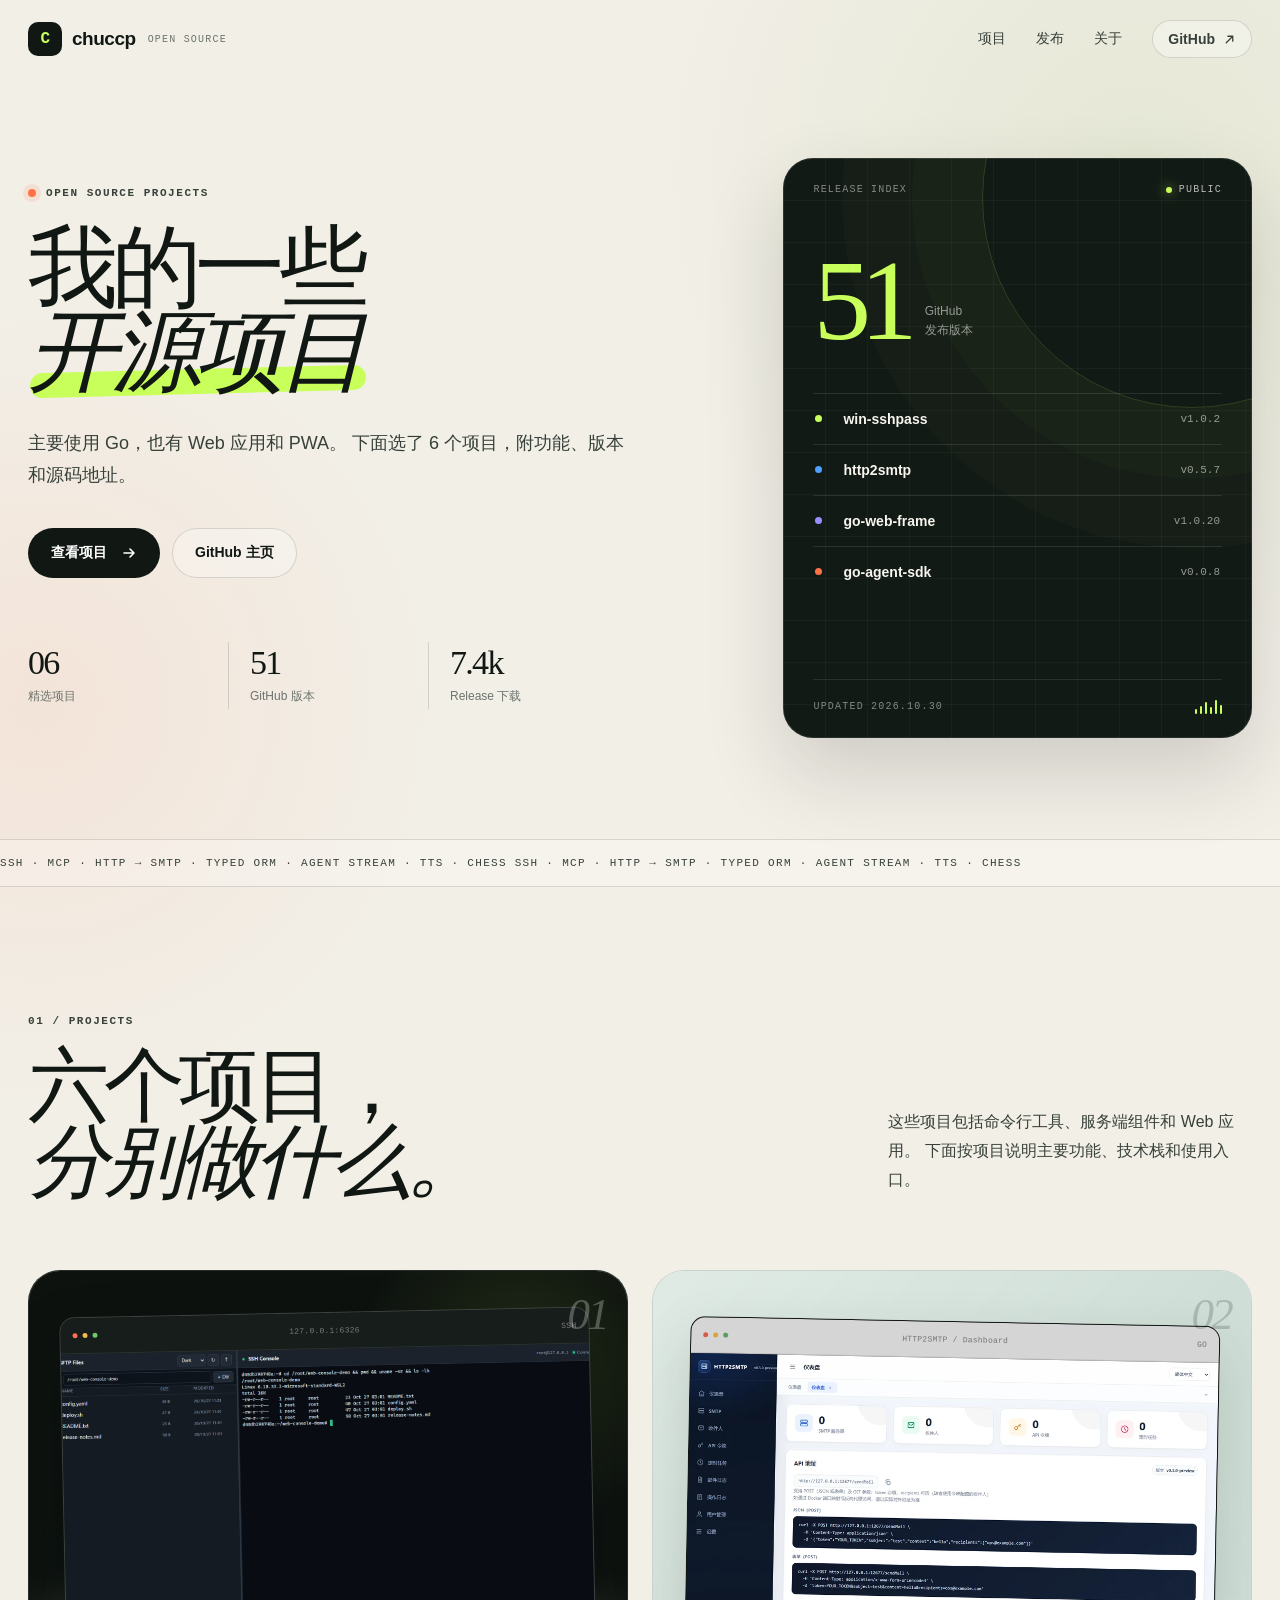
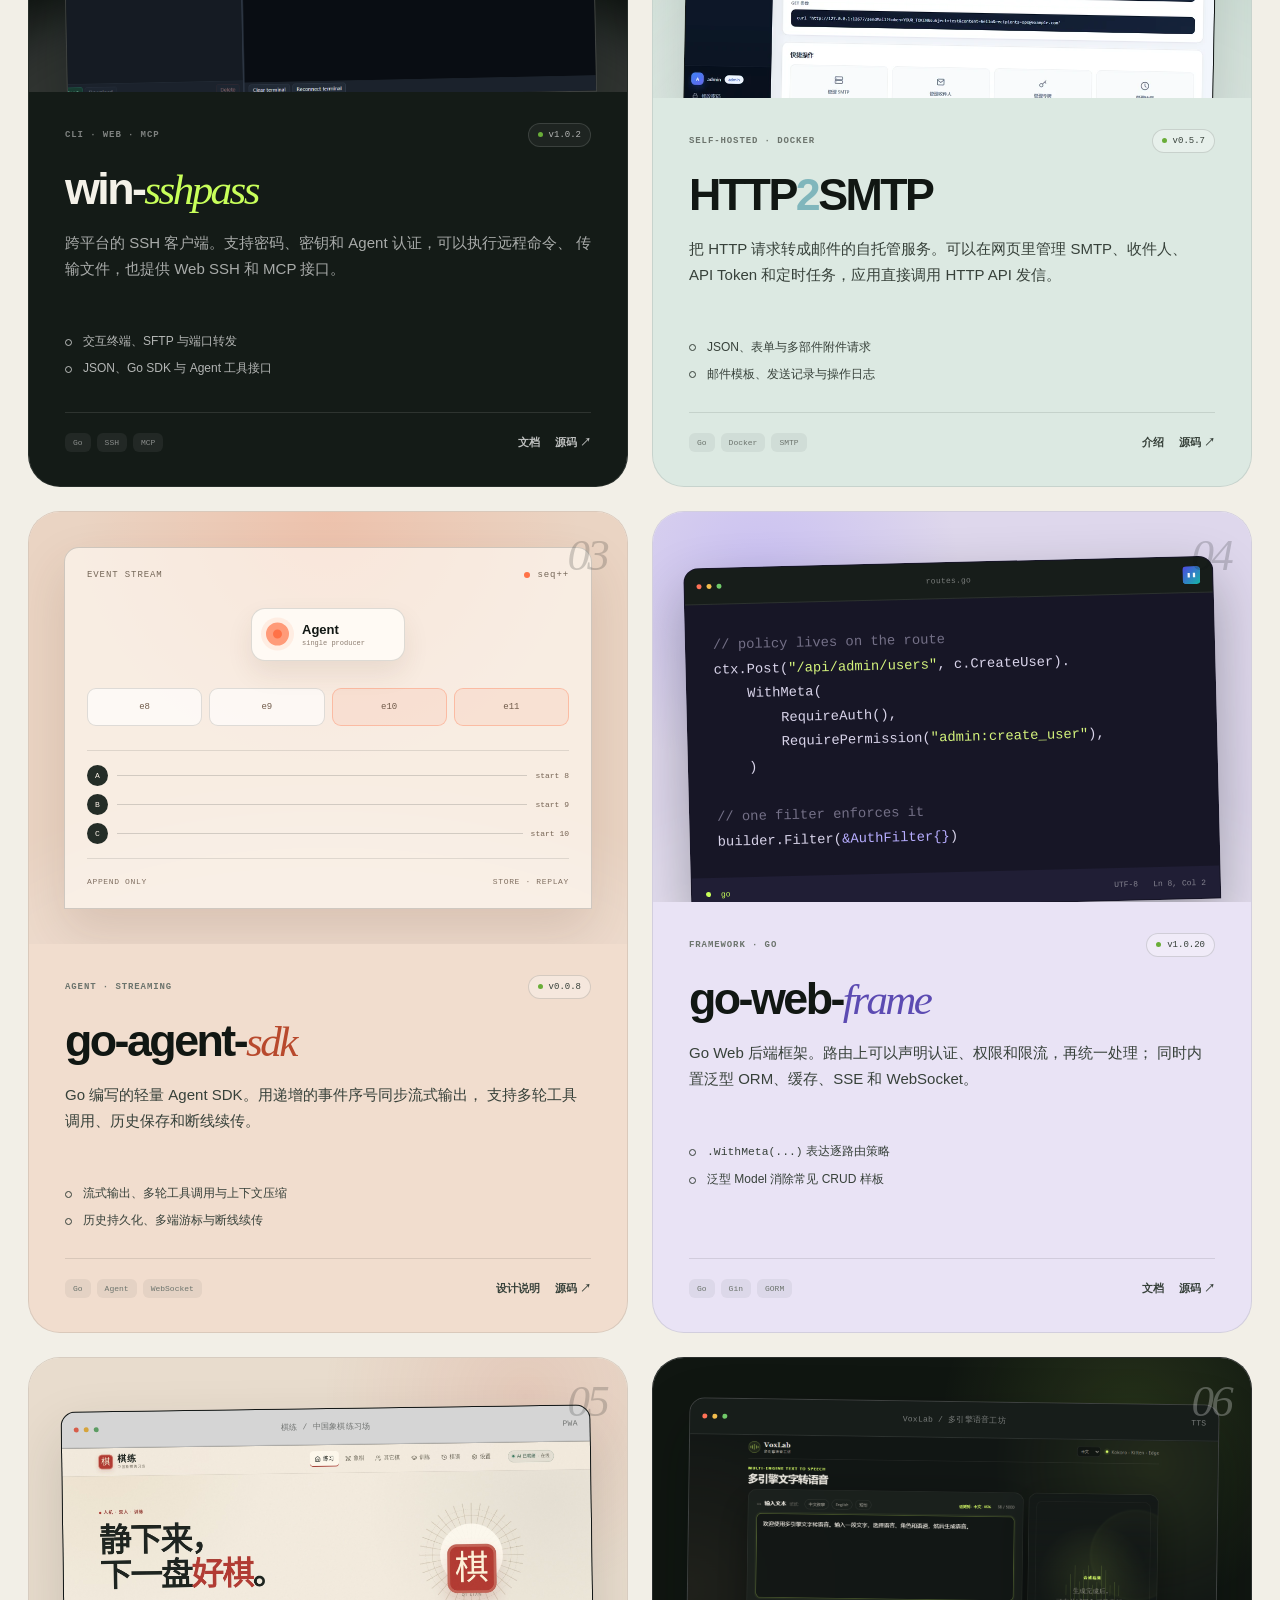
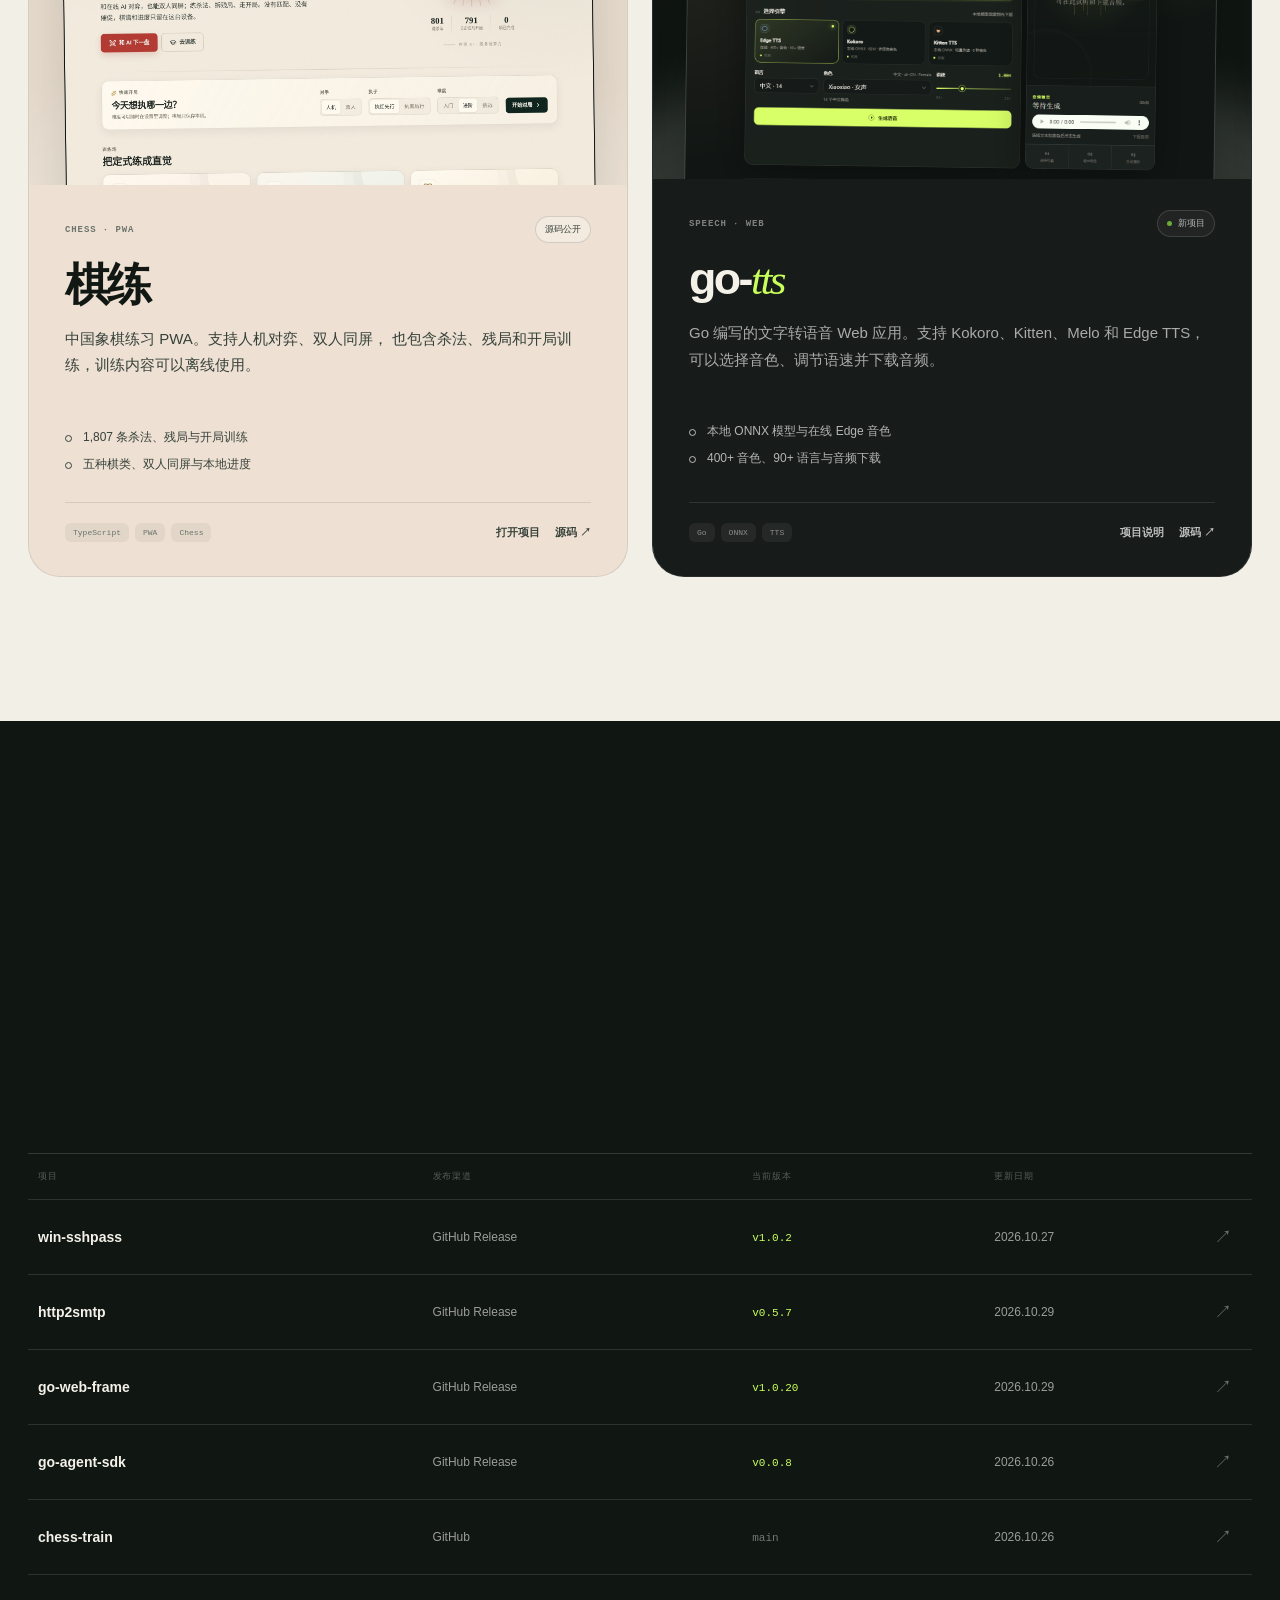
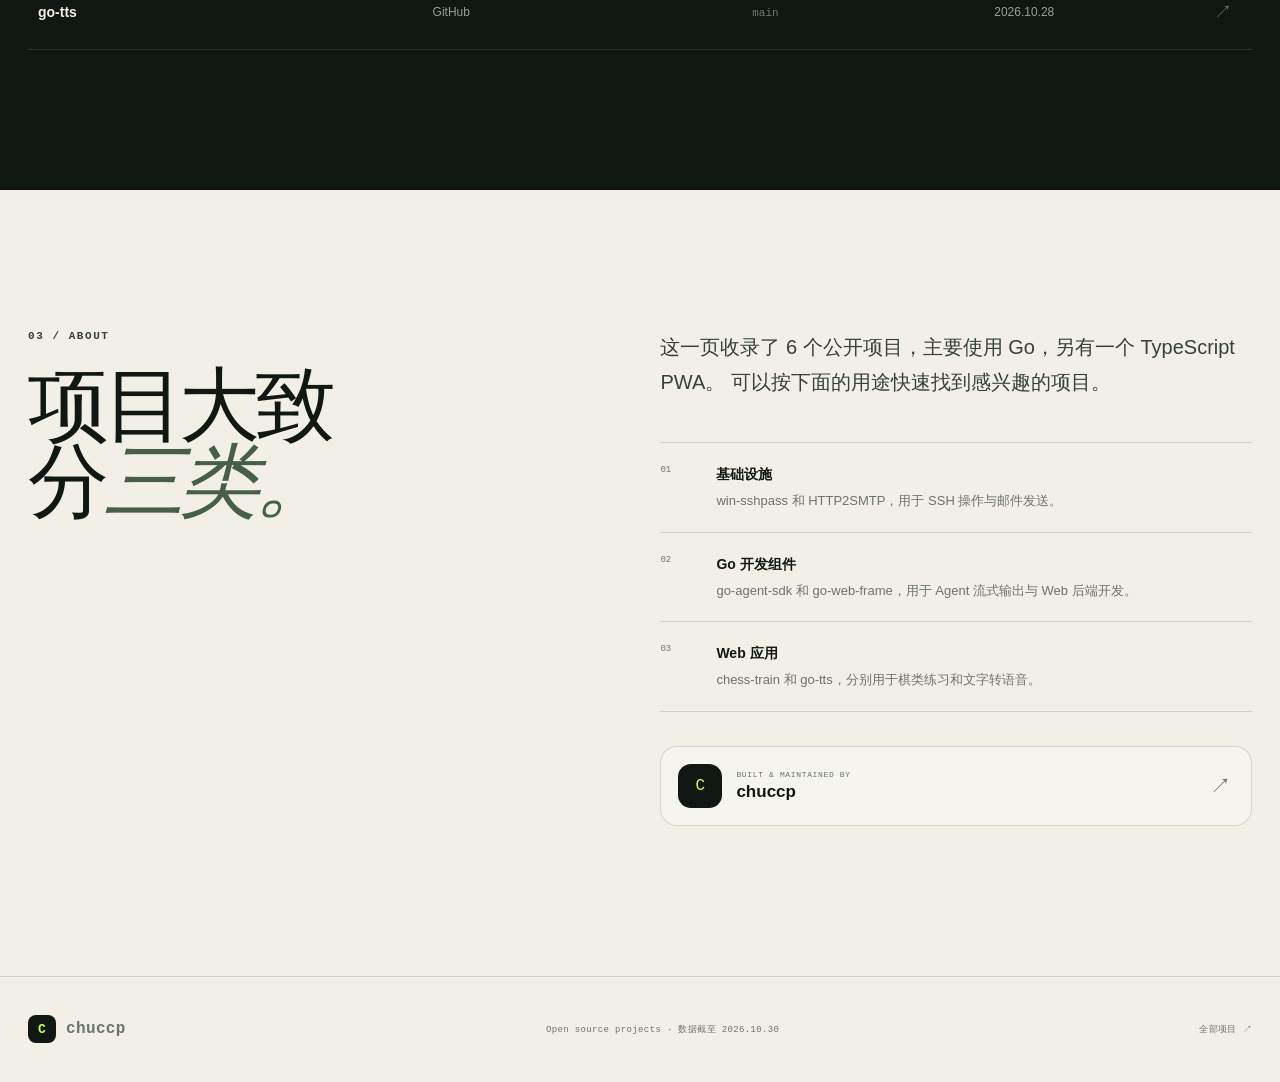
<file: index.html>
<!doctype html>
<html lang="zh-CN">
  <head>
    <meta charset="UTF-8" />
    <meta name="viewport" content="width=device-width, initial-scale=1.0" />
    <meta name="theme-color" content="#f2efe7" />
    <meta
      name="description"
      content="chuccp 的 6 个开源项目：SSH 客户端、邮件网关、Agent SDK、Go Web 框架、中国象棋 PWA 和文字转语音应用。"
    />
    <meta property="og:type" content="website" />
    <meta property="og:title" content="chuccp · 开源项目" />
    <meta
      property="og:description"
      content="chuccp 的 6 个开源项目介绍，包含功能、版本和源码入口。"
    />
    <meta property="og:url" content="https://chuccp.github.io/" />
    <meta
      property="og:image"
      content="https://chuccp.github.io/assets/win-sshpass-console.png"
    />
    <link rel="canonical" href="https://chuccp.github.io/" />
    <link rel="icon" type="image/svg+xml" href="./assets/site-mark.svg" />
    <link rel="stylesheet" href="./styles.css" />
    <title>chuccp · 开源项目</title>
  </head>
  <body>
    <a class="skip-link" href="#main">跳到主要内容</a>

    <header class="site-header" data-header>
      <div class="shell header-inner">
        <a class="brand" href="#" aria-label="返回首页">
          <span class="brand-mark" aria-hidden="true">C</span>
          <span class="brand-name">chuccp</span>
          <span class="brand-note">open source</span>
        </a>

        <nav class="main-nav" id="main-nav" aria-label="主导航">
          <a href="#projects">项目</a>
          <a href="#releases">发布</a>
          <a href="#about">关于</a>
          <a
            class="nav-github"
            href="https://github.com/chuccp"
            target="_blank"
            rel="noopener noreferrer"
          >
            GitHub
            <svg viewBox="0 0 16 16" aria-hidden="true">
              <path d="M4 12 12 4M6 4h6v6" />
            </svg>
          </a>
        </nav>

        <button
          class="menu-button"
          type="button"
          aria-expanded="false"
          aria-controls="main-nav"
          aria-label="打开导航"
          data-menu-button
        >
          <span></span>
          <span></span>
        </button>
      </div>
    </header>

    <main id="main">
      <section class="hero shell" aria-labelledby="hero-title">
        <div class="hero-copy">
          <p class="eyebrow">
            <span class="eyebrow-dot" aria-hidden="true"></span>
            Open source projects
          </p>
          <h1 id="hero-title">
            我的一些<br />
            <em>开源项目</em>
          </h1>
          <p class="hero-lead">
            主要使用 Go，也有 Web 应用和 PWA。
            下面选了 6 个项目，附功能、版本和源码地址。
          </p>
          <div class="hero-actions">
            <a class="button button-primary" href="#projects">
              查看项目
              <svg viewBox="0 0 16 16" aria-hidden="true">
                <path d="M3 8h10M9 4l4 4-4 4" />
              </svg>
            </a>
            <a
              class="button button-quiet"
              href="https://github.com/chuccp?tab=repositories"
              target="_blank"
              rel="noopener noreferrer"
            >
              GitHub 主页
            </a>
          </div>

          <dl class="hero-stats" aria-label="项目概览">
            <div>
              <dt>06</dt>
              <dd>精选项目</dd>
            </div>
            <div>
              <dt>51</dt>
              <dd>GitHub 版本</dd>
            </div>
            <div>
              <dt>7.4k</dt>
              <dd>Release 下载</dd>
            </div>
          </dl>
        </div>

        <div class="release-board" aria-label="项目版本索引">
          <div class="board-head">
            <span>RELEASE INDEX</span>
            <span class="board-status"
              ><i aria-hidden="true"></i> PUBLIC</span
            >
          </div>

          <div class="board-total">
            <span class="board-number">51</span>
            <span class="board-caption">GitHub<br />发布版本</span>
          </div>

          <ol class="board-list">
            <li>
              <span class="project-dot project-dot--lime" aria-hidden="true"></span>
              <span class="board-project">win-sshpass</span>
              <span class="board-version">v1.0.2</span>
            </li>
            <li>
              <span class="project-dot project-dot--blue" aria-hidden="true"></span>
              <span class="board-project">http2smtp</span>
              <span class="board-version">v0.5.7</span>
            </li>
            <li>
              <span class="project-dot project-dot--violet" aria-hidden="true"></span>
              <span class="board-project">go-web-frame</span>
              <span class="board-version">v1.0.20</span>
            </li>
            <li>
              <span class="project-dot project-dot--orange" aria-hidden="true"></span>
              <span class="board-project">go-agent-sdk</span>
              <span class="board-version">v0.0.8</span>
            </li>
          </ol>

          <div class="board-footer">
            <span>UPDATED 2026.10.30</span>
            <div class="signal-bars" aria-hidden="true">
              <i></i><i></i><i></i><i></i><i></i><i></i>
            </div>
          </div>
        </div>
      </section>

      <div class="ticker" aria-hidden="true">
        <div class="ticker-track">
          <span>SSH · MCP · HTTP → SMTP · TYPED ORM · AGENT STREAM · TTS · CHESS</span>
          <span>SSH · MCP · HTTP → SMTP · TYPED ORM · AGENT STREAM · TTS · CHESS</span>
        </div>
      </div>

      <section class="projects-section shell" id="projects" aria-labelledby="projects-title">
        <div class="section-heading reveal">
          <div>
            <p class="section-label">01 / PROJECTS</p>
            <h2 id="projects-title">六个项目，<br /><em>分别做什么。</em></h2>
          </div>
          <p>
            这些项目包括命令行工具、服务端组件和 Web 应用。
            下面按项目说明主要功能、技术栈和使用入口。
          </p>
        </div>

        <div class="project-grid">
          <article class="project-card project-card--dark reveal">
            <div class="project-visual project-visual--ssh">
              <div class="browser-frame">
                <div class="window-bar">
                  <div class="window-dots" aria-hidden="true">
                    <i></i><i></i><i></i>
                  </div>
                  <span>127.0.0.1:6326</span>
                  <span class="window-state">SSH</span>
                </div>
                <img
                  src="./assets/win-sshpass-console.png"
                  alt="win-sshpass 的 SFTP 文件管理与 SSH 终端界面"
                  loading="lazy"
                />
              </div>
              <span class="visual-stamp">01</span>
            </div>
            <div class="project-content">
              <div class="project-meta">
                <span>CLI · WEB · MCP</span>
                <a
                  class="version-chip"
                  href="https://github.com/chuccp/win-sshpass/releases/tag/v1.0.2"
                  target="_blank"
                  rel="noopener noreferrer"
                  ><i aria-hidden="true"></i> v1.0.2</a
                >
              </div>
              <h3>win-<em>sshpass</em></h3>
              <p>
                跨平台的 SSH 客户端。支持密码、密钥和 Agent 认证，可以执行远程命令、
                传输文件，也提供 Web SSH 和 MCP 接口。
              </p>
              <ul class="feature-list">
                <li>交互终端、SFTP 与端口转发</li>
                <li>JSON、Go SDK 与 Agent 工具接口</li>
              </ul>
              <div class="project-footer">
                <div class="tag-list">
                  <span>Go</span><span>SSH</span><span>MCP</span>
                </div>
                <div class="project-links">
                  <a
                    href="https://chuccp.github.io/win-sshpass/zh/"
                    target="_blank"
                    rel="noopener noreferrer"
                    >文档</a
                  >
                  <a
                    href="https://github.com/chuccp/win-sshpass"
                    target="_blank"
                    rel="noopener noreferrer"
                    >源码 <span aria-hidden="true">↗</span></a
                  >
                </div>
              </div>
            </div>
          </article>

          <article class="project-card project-card--mint reveal">
            <div class="project-visual project-visual--mail">
              <div class="browser-frame">
                <div class="window-bar">
                  <div class="window-dots" aria-hidden="true">
                    <i></i><i></i><i></i>
                  </div>
                  <span>HTTP2SMTP / Dashboard</span>
                  <span class="window-state">Go</span>
                </div>
                <img
                  src="./assets/http2smtp-dashboard.webp"
                  alt="HTTP2SMTP 管理后台仪表盘"
                  loading="lazy"
                />
              </div>
              <span class="visual-stamp">02</span>
            </div>
            <div class="project-content">
              <div class="project-meta">
                <span>SELF-HOSTED · DOCKER</span>
                <a
                  class="version-chip"
                  href="https://github.com/chuccp/http2smtp/releases/tag/v0.5.7"
                  target="_blank"
                  rel="noopener noreferrer"
                  ><i aria-hidden="true"></i> v0.5.7</a
                >
              </div>
              <h3>HTTP<span>2</span>SMTP</h3>
              <p>
                把 HTTP 请求转成邮件的自托管服务。可以在网页里管理 SMTP、收件人、
                API Token 和定时任务，应用直接调用 HTTP API 发信。
              </p>
              <ul class="feature-list">
                <li>JSON、表单与多部件附件请求</li>
                <li>邮件模板、发送记录与操作日志</li>
              </ul>
              <div class="project-footer">
                <div class="tag-list">
                  <span>Go</span><span>Docker</span><span>SMTP</span>
                </div>
                <div class="project-links">
                  <a
                    href="https://chuccp.github.io/http2smtp/"
                    target="_blank"
                    rel="noopener noreferrer"
                    >介绍</a
                  >
                  <a
                    href="https://github.com/chuccp/http2smtp"
                    target="_blank"
                    rel="noopener noreferrer"
                    >源码 <span aria-hidden="true">↗</span></a
                  >
                </div>
              </div>
            </div>
          </article>

          <article class="project-card project-card--orange reveal">
            <div class="project-visual project-visual--agent">
              <div class="event-panel">
                <div class="event-head">
                  <span>EVENT STREAM</span>
                  <span class="event-live"><i></i> seq++</span>
                </div>
                <div class="agent-node">
                  <span class="agent-orb" aria-hidden="true"></span>
                  <strong>Agent</strong>
                  <small>single producer</small>
                </div>
                <div class="event-sequence" aria-hidden="true">
                  <span>e8</span><span>e9</span><span>e10</span><span>e11</span>
                </div>
                <div class="client-lanes">
                  <div><span>A</span><i></i><b>start 8</b></div>
                  <div><span>B</span><i></i><b>start 9</b></div>
                  <div><span>C</span><i></i><b>start 10</b></div>
                </div>
                <div class="event-store">
                  <span>APPEND ONLY</span>
                  <span>STORE · REPLAY</span>
                </div>
              </div>
              <span class="visual-stamp">03</span>
            </div>
            <div class="project-content">
              <div class="project-meta">
                <span>AGENT · STREAMING</span>
                <a
                  class="version-chip version-chip--orange"
                  href="https://github.com/chuccp/go-agent-sdk/releases/tag/v0.0.8"
                  target="_blank"
                  rel="noopener noreferrer"
                  ><i aria-hidden="true"></i> v0.0.8</a
                >
              </div>
              <h3>go-agent-<em>sdk</em></h3>
              <p>
                Go 编写的轻量 Agent SDK。用递增的事件序号同步流式输出，
                支持多轮工具调用、历史保存和断线续传。
              </p>
              <ul class="feature-list">
                <li>流式输出、多轮工具调用与上下文压缩</li>
                <li>历史持久化、多端游标与断线续传</li>
              </ul>
              <div class="project-footer">
                <div class="tag-list">
                  <span>Go</span><span>Agent</span><span>WebSocket</span>
                </div>
                <div class="project-links">
                  <a
                    href="https://github.com/chuccp/go-agent-sdk"
                    target="_blank"
                    rel="noopener noreferrer"
                    >设计说明</a
                  >
                  <a
                    href="https://github.com/chuccp/go-agent-sdk"
                    target="_blank"
                    rel="noopener noreferrer"
                    >源码 <span aria-hidden="true">↗</span></a
                  >
                </div>
              </div>
            </div>
          </article>

          <article class="project-card project-card--violet reveal">
            <div class="project-visual project-visual--frame">
              <div class="code-window">
                <div class="window-bar">
                  <div class="window-dots" aria-hidden="true">
                    <i></i><i></i><i></i>
                  </div>
                  <span>routes.go</span>
                  <img src="./assets/go-web-frame-logo.svg" alt="" />
                </div>
                <pre aria-label="Go Web Frame 路由声明示例"><code><span class="code-comment">// policy lives on the route</span>
ctx.Post(<span class="code-string">"/api/admin/users"</span>, c.CreateUser).
    WithMeta(
        RequireAuth(),
        RequirePermission(<span class="code-string">"admin:create_user"</span>),
    )

<span class="code-comment">// one filter enforces it</span>
builder.Filter(<span class="code-accent">&amp;AuthFilter{}</span>)</code></pre>
                <div class="code-status">
                  <span><i></i> go</span>
                  <span>UTF-8</span>
                  <span>Ln 8, Col 2</span>
                </div>
              </div>
              <span class="visual-stamp">04</span>
            </div>
            <div class="project-content">
              <div class="project-meta">
                <span>FRAMEWORK · GO</span>
                <a
                  class="version-chip version-chip--violet"
                  href="https://github.com/chuccp/go-web-frame/releases/tag/v1.0.20"
                  target="_blank"
                  rel="noopener noreferrer"
                  ><i aria-hidden="true"></i> v1.0.20</a
                >
              </div>
              <h3>go-web-<em>frame</em></h3>
              <p>
                Go Web 后端框架。路由上可以声明认证、权限和限流，再统一处理；
                同时内置泛型 ORM、缓存、SSE 和 WebSocket。
              </p>
              <ul class="feature-list">
                <li><code>.WithMeta(...)</code> 表达逐路由策略</li>
                <li>泛型 Model 消除常见 CRUD 样板</li>
              </ul>
              <div class="project-footer">
                <div class="tag-list">
                  <span>Go</span><span>Gin</span><span>GORM</span>
                </div>
                <div class="project-links">
                  <a
                    href="https://chuccp.github.io/go-web-frame/"
                    target="_blank"
                    rel="noopener noreferrer"
                    >文档</a
                  >
                  <a
                    href="https://github.com/chuccp/go-web-frame"
                    target="_blank"
                    rel="noopener noreferrer"
                    >源码 <span aria-hidden="true">↗</span></a
                  >
                </div>
              </div>
            </div>
          </article>

          <article class="project-card project-card--paper reveal">
            <div class="project-visual project-visual--chess">
              <div class="browser-frame">
                <div class="window-bar">
                  <div class="window-dots" aria-hidden="true">
                    <i></i><i></i><i></i>
                  </div>
                  <span>棋练 / 中国象棋练习场</span>
                  <span class="window-state">PWA</span>
                </div>
                <img
                  src="./assets/chess-train-home.jpg"
                  alt="棋练中国象棋练习场首页"
                  loading="lazy"
                />
              </div>
              <span class="visual-stamp">05</span>
            </div>
            <div class="project-content">
              <div class="project-meta">
                <span>CHESS · PWA</span>
                <span class="source-chip">源码公开</span>
              </div>
              <h3>棋练</h3>
              <p>
                中国象棋练习 PWA。支持人机对弈、双人同屏，
                也包含杀法、残局和开局训练，训练内容可以离线使用。
              </p>
              <ul class="feature-list">
                <li>1,807 条杀法、残局与开局训练</li>
                <li>五种棋类、双人同屏与本地进度</li>
              </ul>
              <div class="project-footer">
                <div class="tag-list">
                  <span>TypeScript</span><span>PWA</span><span>Chess</span>
                </div>
                <div class="project-links">
                  <a
                    href="https://chuccp.github.io/chess-train/"
                    target="_blank"
                    rel="noopener noreferrer"
                    >打开项目</a
                  >
                  <a
                    href="https://github.com/chuccp/chess-train"
                    target="_blank"
                    rel="noopener noreferrer"
                    >源码 <span aria-hidden="true">↗</span></a
                  >
                </div>
              </div>
            </div>
          </article>

          <article class="project-card project-card--dark project-card--tts reveal">
            <div class="project-visual project-visual--tts">
              <div class="browser-frame">
                <div class="window-bar">
                  <div class="window-dots" aria-hidden="true">
                    <i></i><i></i><i></i>
                  </div>
                  <span>VoxLab / 多引擎语音工坊</span>
                  <span class="window-state">TTS</span>
                </div>
                <img
                  src="./assets/voxlab-desktop.png"
                  alt="VoxLab 多引擎文字转语音界面"
                  loading="lazy"
                />
              </div>
              <span class="visual-stamp">06</span>
            </div>
            <div class="project-content">
              <div class="project-meta">
                <span>SPEECH · WEB</span>
                <span class="source-chip"><i aria-hidden="true"></i> 新项目</span>
              </div>
              <h3>go-<em>tts</em></h3>
              <p>
                Go 编写的文字转语音 Web 应用。支持 Kokoro、Kitten、Melo 和 Edge TTS，
                可以选择音色、调节语速并下载音频。
              </p>
              <ul class="feature-list">
                <li>本地 ONNX 模型与在线 Edge 音色</li>
                <li>400+ 音色、90+ 语言与音频下载</li>
              </ul>
              <div class="project-footer">
                <div class="tag-list">
                  <span>Go</span><span>ONNX</span><span>TTS</span>
                </div>
                <div class="project-links">
                  <a
                    href="https://github.com/chuccp/go-tts"
                    target="_blank"
                    rel="noopener noreferrer"
                    >项目说明</a
                  >
                  <a
                    href="https://github.com/chuccp/go-tts"
                    target="_blank"
                    rel="noopener noreferrer"
                    >源码 <span aria-hidden="true">↗</span></a
                  >
                </div>
              </div>
            </div>
          </article>
        </div>
      </section>

      <section class="release-section" id="releases" aria-labelledby="releases-title">
        <div class="shell">
          <div class="release-heading reveal">
            <p class="section-label">02 / RELEASES</p>
            <div>
              <h2 id="releases-title">GitHub<br /><em>版本记录</em></h2>
              <p>
                其中 4 个项目有 GitHub Release，共 51 个版本。
                其余 2 个项目直接展示 main 分支。
              </p>
            </div>
          </div>

          <div class="release-table reveal" role="table" aria-label="项目发布记录">
            <div class="release-row release-row--head" role="row">
              <span role="columnheader">项目</span>
              <span role="columnheader">发布渠道</span>
              <span role="columnheader">当前版本</span>
              <span role="columnheader">更新日期</span>
              <span role="columnheader" aria-label="查看"></span>
            </div>
            <a
              class="release-row"
              role="row"
              href="https://github.com/chuccp/win-sshpass/releases/tag/v1.0.2"
              target="_blank"
              rel="noopener noreferrer"
            >
              <span role="cell" data-label="项目"><b>win-sshpass</b></span>
              <span role="cell" data-label="发布渠道">GitHub Release</span>
              <span role="cell" data-label="当前版本"><code>v1.0.2</code></span>
              <span role="cell" data-label="更新日期">2026.10.27</span>
              <span class="row-arrow" aria-hidden="true">↗</span>
            </a>
            <a
              class="release-row"
              role="row"
              href="https://github.com/chuccp/http2smtp/releases/tag/v0.5.7"
              target="_blank"
              rel="noopener noreferrer"
            >
              <span role="cell" data-label="项目"><b>http2smtp</b></span>
              <span role="cell" data-label="发布渠道">GitHub Release</span>
              <span role="cell" data-label="当前版本"><code>v0.5.7</code></span>
              <span role="cell" data-label="更新日期">2026.10.29</span>
              <span class="row-arrow" aria-hidden="true">↗</span>
            </a>
            <a
              class="release-row"
              role="row"
              href="https://github.com/chuccp/go-web-frame/releases/tag/v1.0.20"
              target="_blank"
              rel="noopener noreferrer"
            >
              <span role="cell" data-label="项目"><b>go-web-frame</b></span>
              <span role="cell" data-label="发布渠道">GitHub Release</span>
              <span role="cell" data-label="当前版本"><code>v1.0.20</code></span>
              <span role="cell" data-label="更新日期">2026.10.29</span>
              <span class="row-arrow" aria-hidden="true">↗</span>
            </a>
            <a
              class="release-row"
              role="row"
              href="https://github.com/chuccp/go-agent-sdk/releases/tag/v0.0.8"
              target="_blank"
              rel="noopener noreferrer"
            >
              <span role="cell" data-label="项目"><b>go-agent-sdk</b></span>
              <span role="cell" data-label="发布渠道">GitHub Release</span>
              <span role="cell" data-label="当前版本"><code>v0.0.8</code></span>
              <span role="cell" data-label="更新日期">2026.10.26</span>
              <span class="row-arrow" aria-hidden="true">↗</span>
            </a>
            <a
              class="release-row"
              role="row"
              href="https://github.com/chuccp/chess-train"
              target="_blank"
              rel="noopener noreferrer"
            >
              <span role="cell" data-label="项目"><b>chess-train</b></span>
              <span role="cell" data-label="发布渠道">GitHub</span>
              <span role="cell" data-label="当前版本"><span class="muted-value">main</span></span>
              <span role="cell" data-label="更新日期">2026.10.26</span>
              <span class="row-arrow" aria-hidden="true">↗</span>
            </a>
            <a
              class="release-row"
              role="row"
              href="https://github.com/chuccp/go-tts"
              target="_blank"
              rel="noopener noreferrer"
            >
              <span role="cell" data-label="项目"><b>go-tts</b></span>
              <span role="cell" data-label="发布渠道">GitHub</span>
              <span role="cell" data-label="当前版本"><span class="muted-value">main</span></span>
              <span role="cell" data-label="更新日期">2026.10.28</span>
              <span class="row-arrow" aria-hidden="true">↗</span>
            </a>
          </div>
        </div>
      </section>

      <section class="about-section shell" id="about" aria-labelledby="about-title">
        <div class="about-copy reveal">
          <p class="section-label">03 / ABOUT</p>
          <h2 id="about-title">项目大致<br />分<em>三类。</em></h2>
        </div>
        <div class="about-body reveal">
          <p class="about-lead">
            这一页收录了 6 个公开项目，主要使用 Go，另有一个 TypeScript PWA。
            可以按下面的用途快速找到感兴趣的项目。
          </p>
          <div class="principles">
            <div>
              <span>01</span>
              <p><strong>基础设施</strong>win-sshpass 和 HTTP2SMTP，用于 SSH 操作与邮件发送。</p>
            </div>
            <div>
              <span>02</span>
              <p><strong>Go 开发组件</strong>go-agent-sdk 和 go-web-frame，用于 Agent 流式输出与 Web 后端开发。</p>
            </div>
            <div>
              <span>03</span>
              <p><strong>Web 应用</strong>chess-train 和 go-tts，分别用于棋类练习和文字转语音。</p>
            </div>
          </div>
          <a
            class="author-link"
            href="https://github.com/chuccp"
            target="_blank"
            rel="noopener noreferrer"
          >
            <span class="author-mark" aria-hidden="true">C</span>
            <span>
              <small>BUILT &amp; MAINTAINED BY</small>
              <strong>chuccp</strong>
            </span>
            <span class="author-arrow" aria-hidden="true">↗</span>
          </a>
        </div>
      </section>
    </main>

    <footer class="site-footer">
      <div class="shell footer-inner">
        <a class="brand brand--footer" href="#" aria-label="返回顶部">
          <span class="brand-mark" aria-hidden="true">C</span>
          <span class="brand-name">chuccp</span>
        </a>
        <p>Open source projects · 数据截至 2026.10.30</p>
        <a
          href="https://github.com/chuccp?tab=repositories"
          target="_blank"
          rel="noopener noreferrer"
          >全部项目 <span aria-hidden="true">↗</span></a
        >
      </div>
    </footer>

    <div class="toast" role="status" aria-live="polite" data-toast></div>
    <script src="./script.js"></script>
  </body>
</html>
</file>
<file: styles.css>
:root {
  --paper: #f2efe7;
  --paper-deep: #e7e2d8;
  --ink: #111713;
  --ink-soft: #37413a;
  --muted: #6c746d;
  --line: rgba(17, 23, 19, 0.14);
  --lime: #c8ff5a;
  --lime-deep: #95d925;
  --orange: #ff7247;
  --blue: #4e9fff;
  --violet: #9b8cff;
  --serif: Georgia, "Times New Roman", "Songti SC", "STSong", serif;
  --sans: "Segoe UI Variable Display", "Segoe UI", "PingFang SC",
    "Microsoft YaHei UI", "Microsoft YaHei", sans-serif;
  --mono: "SFMono-Regular", Consolas, "Liberation Mono", Menlo, monospace;
  --radius-lg: 32px;
}

*,
*::before,
*::after {
  box-sizing: border-box;
}

html {
  scroll-behavior: smooth;
  scroll-padding-top: 92px;
}

body {
  margin: 0;
  overflow-x: clip;
  background:
    radial-gradient(circle at 3% 12%, rgba(255, 114, 71, 0.09), transparent 25rem),
    radial-gradient(circle at 89% 3%, rgba(151, 185, 105, 0.14), transparent 31rem),
    var(--paper);
  color: var(--ink);
  font-family: var(--sans);
  -webkit-font-smoothing: antialiased;
}

body.menu-open {
  overflow: hidden;
}

a {
  color: inherit;
  text-decoration: none;
}

button,
a {
  -webkit-tap-highlight-color: transparent;
}

button {
  color: inherit;
  font: inherit;
}

img {
  display: block;
  max-width: 100%;
}

::selection {
  background: var(--lime);
  color: var(--ink);
}

.shell {
  width: min(1280px, calc(100% - 56px));
  margin-inline: auto;
}

.skip-link {
  position: fixed;
  z-index: 100;
  top: 12px;
  left: 12px;
  padding: 10px 16px;
  border-radius: 999px;
  background: var(--ink);
  color: white;
  transform: translateY(-150%);
  transition: transform 180ms ease;
}

.skip-link:focus {
  transform: translateY(0);
}

.site-header {
  position: sticky;
  z-index: 50;
  top: 0;
  border-bottom: 1px solid transparent;
  transition:
    background-color 200ms ease,
    border-color 200ms ease,
    backdrop-filter 200ms ease;
}

.site-header.is-scrolled {
  border-color: var(--line);
  background: rgba(242, 239, 231, 0.88);
  backdrop-filter: blur(18px);
}

.header-inner {
  display: flex;
  min-height: 78px;
  align-items: center;
  justify-content: space-between;
}

.brand {
  display: inline-flex;
  align-items: center;
  gap: 10px;
  font-weight: 760;
  letter-spacing: -0.03em;
}

.brand-mark {
  display: grid;
  width: 34px;
  height: 34px;
  place-items: center;
  border-radius: 10px;
  background: var(--ink);
  color: var(--lime);
  font-family: var(--mono);
  font-size: 16px;
  font-weight: 700;
  line-height: 1;
}

.brand-name {
  font-size: 19px;
}

.brand-note {
  margin-left: 2px;
  color: var(--muted);
  font-family: var(--mono);
  font-size: 10px;
  font-weight: 500;
  letter-spacing: 0.12em;
  text-transform: uppercase;
}

.main-nav {
  display: flex;
  align-items: center;
  gap: 30px;
  color: var(--ink-soft);
  font-size: 14px;
  font-weight: 590;
}

.main-nav > a {
  position: relative;
  transition: color 160ms ease;
}

.main-nav > a:not(.nav-github)::after {
  position: absolute;
  right: 0;
  bottom: -7px;
  left: 0;
  height: 1px;
  background: currentColor;
  content: "";
  transform: scaleX(0);
  transform-origin: right;
  transition: transform 180ms ease;
}

.main-nav > a:hover {
  color: var(--ink);
}

.main-nav > a:hover::after {
  transform: scaleX(1);
  transform-origin: left;
}

.nav-github {
  display: inline-flex;
  align-items: center;
  gap: 8px;
  padding: 10px 15px;
  border: 1px solid var(--line);
  border-radius: 999px;
  background: rgba(255, 255, 255, 0.35);
}

.nav-github svg {
  width: 13px;
  fill: none;
  stroke: currentColor;
  stroke-linecap: round;
  stroke-linejoin: round;
  stroke-width: 1.6;
}

.menu-button {
  display: none;
  width: 42px;
  height: 42px;
  padding: 0;
  border: 1px solid var(--line);
  border-radius: 50%;
  background: transparent;
  cursor: pointer;
}

.menu-button span {
  display: block;
  width: 16px;
  height: 1.5px;
  margin: 4px auto;
  background: var(--ink);
  transition: transform 180ms ease;
}

.menu-button[aria-expanded="true"] span:first-child {
  transform: translateY(2.75px) rotate(45deg);
}

.menu-button[aria-expanded="true"] span:last-child {
  transform: translateY(-2.75px) rotate(-45deg);
}

.hero {
  display: grid;
  min-height: 760px;
  padding-block: 78px 100px;
  grid-template-columns: minmax(0, 1.08fr) minmax(380px, 0.76fr);
  gap: clamp(52px, 7vw, 112px);
  align-items: center;
}

.hero-copy {
  position: relative;
  z-index: 1;
}

.eyebrow,
.section-label {
  margin: 0;
  color: var(--ink-soft);
  font-family: var(--mono);
  font-size: 11px;
  font-weight: 600;
  letter-spacing: 0.14em;
  text-transform: uppercase;
}

.eyebrow {
  display: flex;
  align-items: center;
  gap: 10px;
}

.eyebrow-dot {
  width: 8px;
  height: 8px;
  border-radius: 50%;
  background: var(--orange);
  box-shadow: 0 0 0 5px rgba(255, 114, 71, 0.12);
}

.hero h1 {
  max-width: 850px;
  margin: 27px 0 32px;
  font-family: var(--serif);
  font-size: clamp(58px, 7vw, 105px);
  font-weight: 400;
  letter-spacing: -0.072em;
  line-height: 0.94;
}

.hero h1 em,
.section-heading h2 em,
.release-heading h2 em,
.about-copy h2 em {
  position: relative;
  display: inline-block;
  color: var(--ink);
  font-style: italic;
  font-weight: 400;
}

.hero h1 em::after {
  position: absolute;
  z-index: -1;
  right: -0.04em;
  bottom: 0.01em;
  left: 0.02em;
  height: 0.28em;
  border-radius: 999px;
  background: var(--lime);
  content: "";
  transform: rotate(-1.5deg);
}

.hero-lead {
  max-width: 610px;
  margin: 0;
  color: var(--ink-soft);
  font-size: 18px;
  line-height: 1.78;
}

.hero-actions {
  display: flex;
  margin-top: 37px;
  gap: 12px;
  align-items: center;
}

.button {
  display: inline-flex;
  min-height: 50px;
  padding: 0 22px;
  border: 1px solid transparent;
  border-radius: 999px;
  align-items: center;
  justify-content: center;
  gap: 14px;
  font-size: 14px;
  font-weight: 680;
  transition:
    transform 180ms ease,
    background-color 180ms ease,
    border-color 180ms ease;
}

.button:hover {
  transform: translateY(-2px);
}

.button svg {
  width: 16px;
  fill: none;
  stroke: currentColor;
  stroke-linecap: round;
  stroke-linejoin: round;
  stroke-width: 1.6;
}

.button-primary {
  background: var(--ink);
  color: white;
}

.button-primary:hover {
  background: #26352c;
}

.button-quiet {
  border-color: var(--line);
  background: rgba(255, 255, 255, 0.28);
}

.button-quiet:hover {
  border-color: rgba(17, 23, 19, 0.3);
  background: rgba(255, 255, 255, 0.62);
}

.hero-stats {
  display: grid;
  max-width: 600px;
  margin: 64px 0 0;
  grid-template-columns: repeat(3, 1fr);
}

.hero-stats > div {
  padding: 4px 0 4px 21px;
  border-left: 1px solid var(--line);
}

.hero-stats > div:first-child {
  padding-left: 0;
  border-left: 0;
}

.hero-stats dt {
  font-family: var(--serif);
  font-size: 34px;
  letter-spacing: -0.05em;
  line-height: 1;
}

.hero-stats dd {
  margin: 8px 0 0;
  color: var(--muted);
  font-size: 12px;
}

.release-board {
  position: relative;
  min-height: 580px;
  overflow: hidden;
  padding: 26px 30px 24px;
  border-radius: 30px;
  background:
    linear-gradient(rgba(255, 255, 255, 0.035) 1px, transparent 1px),
    linear-gradient(90deg, rgba(255, 255, 255, 0.035) 1px, transparent 1px),
    #121a15;
  background-size: 42px 42px;
  box-shadow:
    0 35px 80px rgba(17, 23, 19, 0.16),
    inset 0 0 0 1px rgba(255, 255, 255, 0.09);
  color: #f7f5ee;
}

.release-board::before {
  position: absolute;
  top: -170px;
  right: -150px;
  width: 420px;
  height: 420px;
  border: 1px solid rgba(200, 255, 90, 0.17);
  border-radius: 50%;
  box-shadow:
    0 0 0 70px rgba(200, 255, 90, 0.025),
    0 0 0 140px rgba(200, 255, 90, 0.018);
  content: "";
}

.board-head,
.board-footer {
  position: relative;
  z-index: 1;
  display: flex;
  align-items: center;
  justify-content: space-between;
  color: rgba(255, 255, 255, 0.48);
  font-family: var(--mono);
  font-size: 10px;
  letter-spacing: 0.12em;
}

.board-status {
  display: inline-flex;
  align-items: center;
  gap: 7px;
  color: rgba(255, 255, 255, 0.7);
}

.board-status i {
  width: 6px;
  height: 6px;
  border-radius: 50%;
  background: var(--lime);
  box-shadow: 0 0 12px rgba(200, 255, 90, 0.8);
}

.board-total {
  position: relative;
  z-index: 1;
  display: flex;
  margin: 62px 0 48px;
  align-items: flex-end;
  gap: 18px;
}

.board-number {
  color: var(--lime);
  font-family: var(--serif);
  font-size: clamp(94px, 9vw, 145px);
  letter-spacing: -0.095em;
  line-height: 0.76;
}

.board-caption {
  margin-bottom: 5px;
  color: rgba(255, 255, 255, 0.55);
  font-size: 12px;
  line-height: 1.55;
}

.board-list {
  position: relative;
  z-index: 1;
  margin: 0;
  padding: 0;
  list-style: none;
}

.board-list li {
  display: grid;
  padding: 17px 2px;
  border-top: 1px solid rgba(255, 255, 255, 0.1);
  grid-template-columns: 18px minmax(0, 1fr) auto;
  align-items: center;
  gap: 10px;
}

.project-dot {
  width: 7px;
  height: 7px;
  border-radius: 50%;
}

.project-dot--lime {
  background: var(--lime);
}

.project-dot--blue {
  background: var(--blue);
}

.project-dot--violet {
  background: var(--violet);
}

.project-dot--orange {
  background: var(--orange);
}

.board-project {
  font-size: 14px;
  font-weight: 630;
}

.board-version {
  color: rgba(255, 255, 255, 0.55);
  font-family: var(--mono);
  font-size: 11px;
}

.board-footer {
  position: absolute;
  right: 30px;
  bottom: 24px;
  left: 30px;
  padding-top: 19px;
  border-top: 1px solid rgba(255, 255, 255, 0.1);
}

.signal-bars {
  display: flex;
  height: 15px;
  align-items: flex-end;
  gap: 3px;
}

.signal-bars i {
  width: 2px;
  height: 5px;
  border-radius: 2px;
  background: var(--lime);
}

.signal-bars i:nth-child(2) {
  height: 8px;
}

.signal-bars i:nth-child(3) {
  height: 12px;
}

.signal-bars i:nth-child(4) {
  height: 7px;
}

.signal-bars i:nth-child(5) {
  height: 14px;
}

.signal-bars i:nth-child(6) {
  height: 9px;
}

.ticker {
  overflow: hidden;
  border-block: 1px solid var(--line);
  background: rgba(255, 255, 255, 0.22);
}

.ticker-track {
  display: flex;
  width: max-content;
  padding-block: 17px;
  animation: marquee 35s linear infinite;
}

.ticker-track span {
  padding-right: 0.7em;
  color: var(--ink-soft);
  font-family: var(--mono);
  font-size: 11px;
  letter-spacing: 0.12em;
  white-space: nowrap;
}

@keyframes marquee {
  to {
    transform: translateX(-50%);
  }
}

.projects-section {
  padding-block: 128px 144px;
}

.section-heading {
  display: grid;
  margin-bottom: 70px;
  grid-template-columns: minmax(0, 1fr) minmax(300px, 0.46fr);
  gap: 70px;
  align-items: end;
}

.section-heading h2,
.release-heading h2,
.about-copy h2 {
  margin: 21px 0 0;
  font-family: var(--serif);
  font-size: clamp(54px, 6.3vw, 88px);
  font-weight: 400;
  letter-spacing: -0.066em;
  line-height: 0.94;
}

.section-heading > p {
  margin: 0 0 5px;
  color: var(--ink-soft);
  font-size: 16px;
  line-height: 1.8;
}

.project-grid {
  display: grid;
  grid-template-columns: repeat(2, minmax(0, 1fr));
  gap: 24px;
}

.project-card {
  display: flex;
  min-width: 0;
  overflow: hidden;
  border: 1px solid rgba(17, 23, 19, 0.1);
  border-radius: var(--radius-lg);
  background: rgba(255, 255, 255, 0.48);
  flex-direction: column;
  box-shadow: 0 1px 0 rgba(255, 255, 255, 0.55) inset;
  transition:
    transform 280ms cubic-bezier(0.2, 0.7, 0.2, 1),
    box-shadow 280ms ease;
}

.project-card:hover {
  box-shadow: 0 28px 65px rgba(27, 35, 30, 0.11);
  transform: translateY(-5px);
}

.project-card--dark {
  border-color: rgba(255, 255, 255, 0.08);
  background: #141b17;
  color: #f4f1e8;
}

.project-card--mint {
  background: #dce9e2;
}

.project-card--orange {
  background: #f1ddce;
}

.project-card--violet {
  background: #e9e3f5;
}

.project-card--paper {
  background: #eee1d3;
}

.project-card--tts {
  background: #171b1a;
}

.project-visual {
  position: relative;
  display: flex;
  min-height: 390px;
  overflow: hidden;
  padding: 36px 34px 0;
  align-items: center;
  justify-content: center;
}

.project-visual::after {
  position: absolute;
  right: -12%;
  bottom: -40%;
  left: -12%;
  height: 70%;
  border-radius: 50%;
  background: rgba(255, 255, 255, 0.15);
  filter: blur(26px);
  content: "";
}

.project-visual--ssh {
  background:
    radial-gradient(circle at 82% 23%, rgba(200, 255, 90, 0.12), transparent 28%),
    #0d120f;
}

.project-visual--mail {
  padding-top: 42px;
  background:
    linear-gradient(135deg, rgba(255, 255, 255, 0.36), transparent 58%),
    #cfdfd7;
}

.project-visual--agent {
  padding: 35px;
  background:
    radial-gradient(circle at 50% 0%, rgba(255, 114, 71, 0.18), transparent 48%),
    #ead4c3;
}

.project-visual--frame {
  padding: 40px 34px 0;
  background:
    radial-gradient(circle at 18% 17%, rgba(155, 140, 255, 0.31), transparent 34%),
    #ded7ec;
}

.project-visual--chess {
  padding-top: 42px;
  background:
    radial-gradient(circle at 83% 9%, rgba(199, 66, 49, 0.12), transparent 32%),
    #e8dccd;
}

.project-visual--tts {
  background:
    radial-gradient(circle at 80% 15%, rgba(200, 255, 90, 0.12), transparent 32%),
    #101611;
}

.browser-frame,
.code-window,
.event-panel {
  position: relative;
  z-index: 2;
  width: 100%;
  overflow: hidden;
  border: 1px solid rgba(255, 255, 255, 0.18);
  border-radius: 15px 15px 0 0;
  background: #141817;
  box-shadow: 0 24px 55px rgba(7, 13, 9, 0.3);
}

.project-visual--mail .browser-frame,
.project-visual--chess .browser-frame {
  border-color: rgba(17, 23, 19, 0.16);
  box-shadow: 0 25px 55px rgba(42, 50, 44, 0.17);
}

.window-bar {
  display: grid;
  min-height: 36px;
  padding-inline: 12px;
  border-bottom: 1px solid rgba(255, 255, 255, 0.09);
  background: #171d1a;
  color: rgba(255, 255, 255, 0.42);
  font-family: var(--mono);
  font-size: 8px;
  letter-spacing: 0.03em;
  grid-template-columns: 1fr auto 1fr;
  align-items: center;
}

.window-bar > span:nth-child(2) {
  overflow: hidden;
  max-width: 220px;
  text-overflow: ellipsis;
  white-space: nowrap;
}

.window-state {
  justify-self: end;
  text-transform: uppercase;
}

.window-dots {
  display: flex;
  gap: 5px;
}

.window-dots i {
  width: 5px;
  height: 5px;
  border-radius: 50%;
  background: rgba(255, 255, 255, 0.2);
}

.window-dots i:first-child {
  background: #ff7157;
}

.window-dots i:nth-child(2) {
  background: #f2bd4d;
}

.window-dots i:nth-child(3) {
  background: #70c969;
}

.project-visual--mail .window-bar,
.project-visual--chess .window-bar {
  border-color: rgba(17, 23, 19, 0.12);
  background: rgba(255, 255, 255, 0.82);
  color: rgba(17, 23, 19, 0.5);
}

.project-visual--mail .window-dots i,
.project-visual--chess .window-dots i {
  background: rgba(17, 23, 19, 0.2);
}

.project-visual--mail .window-dots i:first-child,
.project-visual--chess .window-dots i:first-child {
  background: #d75d4a;
}

.project-visual--mail .window-dots i:nth-child(2),
.project-visual--chess .window-dots i:nth-child(2) {
  background: #d6a43c;
}

.project-visual--mail .window-dots i:nth-child(3),
.project-visual--chess .window-dots i:nth-child(3) {
  background: #5c9c63;
}

.project-visual .browser-frame img {
  width: 100%;
  aspect-ratio: 1.52;
  object-fit: cover;
  object-position: top center;
}

.project-visual--ssh .browser-frame {
  transform: rotate(-1.2deg) translateY(5px);
  transform-origin: center;
}

.project-visual--mail .browser-frame {
  transform: rotate(1.1deg) translateY(8px);
}

.project-visual--chess .browser-frame {
  transform: rotate(-0.8deg) translateY(8px);
}

.project-visual--tts .browser-frame {
  transform: rotate(0.8deg) translateY(7px);
}

.visual-stamp {
  position: absolute;
  z-index: 3;
  top: 17px;
  right: 20px;
  color: rgba(255, 255, 255, 0.27);
  font-family: var(--serif);
  font-size: 45px;
  font-style: italic;
  letter-spacing: -0.06em;
}

.project-card:not(.project-card--dark) .visual-stamp {
  color: rgba(17, 23, 19, 0.19);
}

.code-window {
  border-color: rgba(28, 22, 46, 0.2);
  background: #171626;
  color: #d9d4ea;
  transform: rotate(-1.4deg) translateY(7px);
}

.code-window .window-bar img {
  width: 18px;
  height: 18px;
  justify-self: end;
  border-radius: 4px;
}

.code-window pre {
  min-height: 255px;
  margin: 0;
  padding: 28px 27px 24px;
  font-family: var(--mono);
  font-size: clamp(11px, 1.08vw, 14px);
  line-height: 1.78;
  tab-size: 4;
  white-space: pre-wrap;
}

.code-window code {
  font-family: inherit;
}

.code-comment {
  color: #747087;
}

.code-string {
  color: #d4f37c;
}

.code-accent {
  color: #b7adff;
}

.code-status {
  display: flex;
  min-height: 32px;
  padding-inline: 14px;
  background: #201e35;
  color: rgba(255, 255, 255, 0.45);
  font-family: var(--mono);
  font-size: 8px;
  gap: 15px;
  align-items: center;
}

.code-status span:first-child {
  margin-right: auto;
  color: #c8ff5a;
}

.code-status i {
  display: inline-block;
  width: 5px;
  height: 5px;
  margin-right: 5px;
  border-radius: 50%;
  background: currentColor;
}

.event-panel {
  padding: 22px;
  border-color: rgba(20, 29, 24, 0.18);
  background: rgba(255, 250, 244, 0.64);
  box-shadow: 0 22px 50px rgba(91, 57, 35, 0.15);
  color: var(--ink);
}

.event-head {
  display: flex;
  align-items: center;
  justify-content: space-between;
  color: #746657;
  font-family: var(--mono);
  font-size: 9px;
  letter-spacing: 0.1em;
}

.event-live {
  display: inline-flex;
  align-items: center;
  gap: 7px;
}

.event-live i {
  width: 6px;
  height: 6px;
  border-radius: 50%;
  background: var(--orange);
}

.agent-node {
  position: relative;
  display: flex;
  width: 154px;
  margin: 28px auto 27px;
  padding: 13px 16px 13px 50px;
  border: 1px solid rgba(17, 23, 19, 0.14);
  border-radius: 14px;
  background: #fffaf4;
  flex-direction: column;
  box-shadow: 0 12px 27px rgba(78, 51, 30, 0.09);
}

.agent-node strong {
  font-size: 13px;
}

.agent-node small {
  margin-top: 2px;
  color: #8c7d70;
  font-family: var(--mono);
  font-size: 7px;
}

.agent-orb {
  position: absolute;
  top: 50%;
  left: 14px;
  width: 23px;
  height: 23px;
  border: 7px solid #ff9b79;
  border-radius: 50%;
  background: var(--orange);
  box-shadow: 0 0 0 5px rgba(255, 114, 71, 0.1);
  transform: translateY(-50%);
}

.event-sequence {
  display: grid;
  margin-bottom: 24px;
  grid-template-columns: repeat(4, 1fr);
  gap: 7px;
}

.event-sequence span {
  display: grid;
  height: 38px;
  border: 1px solid rgba(17, 23, 19, 0.13);
  border-radius: 9px;
  background: rgba(255, 255, 255, 0.64);
  color: #715c4b;
  font-family: var(--mono);
  font-size: 9px;
  place-items: center;
}

.event-sequence span:nth-child(3),
.event-sequence span:nth-child(4) {
  border-color: rgba(255, 114, 71, 0.34);
  background: rgba(255, 114, 71, 0.09);
}

.client-lanes {
  display: grid;
  padding-block: 14px;
  border-block: 1px solid rgba(17, 23, 19, 0.11);
  gap: 8px;
}

.client-lanes div {
  display: grid;
  grid-template-columns: 22px minmax(20px, 1fr) auto;
  align-items: center;
  gap: 8px;
}

.client-lanes span {
  display: grid;
  width: 21px;
  height: 21px;
  border-radius: 50%;
  background: #242d27;
  color: #fff5eb;
  font-family: var(--mono);
  font-size: 8px;
  place-items: center;
}

.client-lanes i {
  height: 1px;
  background: rgba(17, 23, 19, 0.16);
}

.client-lanes b {
  color: #756353;
  font-family: var(--mono);
  font-size: 8px;
  font-weight: 500;
}

.event-store {
  display: flex;
  padding-top: 18px;
  justify-content: space-between;
  color: #806f61;
  font-family: var(--mono);
  font-size: 8px;
  letter-spacing: 0.08em;
}

.project-content {
  display: flex;
  padding: 31px 36px 34px;
  flex: 1;
  flex-direction: column;
}

.project-meta {
  display: flex;
  min-height: 24px;
  align-items: center;
  justify-content: space-between;
  gap: 18px;
}

.project-meta > span:first-child {
  color: var(--muted);
  font-family: var(--mono);
  font-size: 9px;
  font-weight: 550;
  letter-spacing: 0.1em;
}

.project-card--dark .project-meta > span:first-child {
  color: rgba(255, 255, 255, 0.45);
}

.version-chip,
.source-chip {
  display: inline-flex;
  padding: 6px 9px;
  border: 1px solid rgba(17, 23, 19, 0.14);
  border-radius: 999px;
  background: rgba(255, 255, 255, 0.31);
  color: var(--ink-soft);
  font-family: var(--mono);
  font-size: 9px;
  align-items: center;
  gap: 6px;
}

.version-chip i,
.source-chip i {
  width: 5px;
  height: 5px;
  border-radius: 50%;
  background: #69ad38;
}

.project-card--dark .version-chip,
.project-card--dark .source-chip {
  border-color: rgba(255, 255, 255, 0.13);
  background: rgba(255, 255, 255, 0.045);
  color: rgba(255, 255, 255, 0.66);
}

.version-chip:hover {
  border-color: currentColor;
}

.project-content h3 {
  margin: 20px 0 19px;
  font-size: clamp(36px, 3.5vw, 54px);
  font-weight: 700;
  letter-spacing: -0.057em;
  line-height: 0.98;
}

.project-content h3 em {
  font-family: var(--serif);
  font-size: 0.96em;
  font-style: italic;
  font-weight: 400;
}

.project-content h3 span {
  color: #80b6bc;
}

.project-card--dark .project-content h3 em {
  color: var(--lime);
}

.project-card--orange .project-content h3 em {
  color: #b8492d;
}

.project-card--violet .project-content h3 em {
  color: #5c4bb2;
}

.project-content > p {
  min-height: 78px;
  margin: 0;
  color: var(--ink-soft);
  font-size: 15px;
  line-height: 1.75;
}

.project-card--dark .project-content > p {
  color: rgba(255, 255, 255, 0.63);
}

.feature-list {
  display: grid;
  margin: 24px 0 29px;
  padding: 0;
  gap: 9px;
  list-style: none;
}

.feature-list li {
  position: relative;
  padding-left: 18px;
  color: var(--ink-soft);
  font-size: 12px;
  line-height: 1.5;
}

.project-card--dark .feature-list li {
  color: rgba(255, 255, 255, 0.68);
}

.feature-list li::before {
  position: absolute;
  top: 0.55em;
  left: 0;
  width: 7px;
  height: 7px;
  border: 1px solid currentColor;
  border-radius: 50%;
  content: "";
}

.feature-list code {
  font-family: var(--mono);
  font-size: 0.95em;
}

.project-footer {
  display: flex;
  margin-top: auto;
  padding-top: 20px;
  border-top: 1px solid rgba(17, 23, 19, 0.11);
  align-items: center;
  justify-content: space-between;
  gap: 16px;
}

.project-card--dark .project-footer {
  border-color: rgba(255, 255, 255, 0.11);
}

.tag-list {
  display: flex;
  flex-wrap: wrap;
  gap: 6px;
}

.tag-list span {
  padding: 5px 8px;
  border-radius: 6px;
  background: rgba(17, 23, 19, 0.055);
  color: var(--muted);
  font-family: var(--mono);
  font-size: 8px;
}

.project-card--dark .tag-list span {
  background: rgba(255, 255, 255, 0.06);
  color: rgba(255, 255, 255, 0.47);
}

.project-links {
  display: flex;
  flex-shrink: 0;
  align-items: center;
  gap: 15px;
  font-size: 11px;
  font-weight: 680;
}

.project-links a {
  color: var(--ink-soft);
  transition: color 150ms ease;
}

.project-links a:hover {
  color: var(--ink);
}

.project-card--dark .project-links a {
  color: rgba(255, 255, 255, 0.72);
}

.project-card--dark .project-links a:hover {
  color: var(--lime);
}

.release-section {
  padding-block: 132px 140px;
  background: #101612;
  color: #f4f1e8;
}

.release-heading {
  display: grid;
  margin-bottom: 65px;
  grid-template-columns: minmax(280px, 0.74fr) minmax(0, 1fr);
  gap: 80px;
  align-items: end;
}

.release-heading .section-label {
  color: rgba(255, 255, 255, 0.43);
}

.release-heading h2 em {
  color: var(--lime);
}

.release-heading h2 {
  margin-top: 0;
}

.release-heading > div > p {
  max-width: 560px;
  margin: 31px 0 0;
  color: rgba(255, 255, 255, 0.55);
  font-size: 15px;
  line-height: 1.75;
}

.release-table {
  border-top: 1px solid rgba(255, 255, 255, 0.15);
}

.release-row {
  display: grid;
  min-height: 75px;
  padding: 0 10px;
  border-bottom: 1px solid rgba(255, 255, 255, 0.12);
  color: rgba(255, 255, 255, 0.58);
  font-size: 12px;
  grid-template-columns: 1.35fr 1.08fr 0.8fr 0.72fr 28px;
  align-items: center;
  gap: 20px;
}

a.release-row {
  transition:
    background-color 180ms ease,
    color 180ms ease;
}

a.release-row:hover {
  background: rgba(255, 255, 255, 0.045);
  color: white;
}

.release-row--head {
  min-height: 46px;
  color: rgba(255, 255, 255, 0.3);
  font-family: var(--mono);
  font-size: 9px;
  letter-spacing: 0.1em;
}

.release-row b {
  color: #f4f1e8;
  font-size: 14px;
  font-weight: 630;
}

.release-row code {
  color: var(--lime);
  font-family: var(--mono);
  font-size: 11px;
}

.muted-value {
  color: rgba(255, 255, 255, 0.42);
  font-family: var(--mono);
  font-size: 11px;
}

.row-arrow {
  color: rgba(255, 255, 255, 0.38);
  font-size: 18px;
  transition: transform 180ms ease;
}

a.release-row:hover .row-arrow {
  color: var(--lime);
  transform: translate(3px, -3px);
}

.about-section {
  display: grid;
  padding-block: 140px 150px;
  grid-template-columns: minmax(0, 0.9fr) minmax(0, 1fr);
  gap: 100px;
}

.about-copy h2 {
  margin-top: 26px;
}

.about-copy h2 em {
  color: #475f46;
}

.about-lead {
  margin: 0;
  color: var(--ink-soft);
  font-size: 20px;
  line-height: 1.72;
}

.principles {
  margin-top: 43px;
  border-top: 1px solid var(--line);
}

.principles > div {
  display: grid;
  padding: 20px 0;
  border-bottom: 1px solid var(--line);
  grid-template-columns: 38px 1fr;
  gap: 18px;
}

.principles span {
  padding-top: 2px;
  color: var(--muted);
  font-family: var(--mono);
  font-size: 9px;
}

.principles p {
  margin: 0;
  color: var(--muted);
  font-size: 13px;
  line-height: 1.65;
}

.principles strong {
  display: block;
  margin-bottom: 4px;
  color: var(--ink);
  font-size: 14px;
}

.author-link {
  display: grid;
  margin-top: 34px;
  padding: 17px 20px 17px 17px;
  border: 1px solid var(--line);
  border-radius: 17px;
  background: rgba(255, 255, 255, 0.32);
  grid-template-columns: 44px 1fr auto;
  align-items: center;
  gap: 14px;
  transition:
    background-color 180ms ease,
    transform 180ms ease;
}

.author-link:hover {
  background: rgba(255, 255, 255, 0.68);
  transform: translateY(-2px);
}

.author-mark {
  display: grid;
  width: 44px;
  height: 44px;
  border-radius: 13px;
  background: var(--ink);
  color: var(--lime);
  font-family: var(--mono);
  place-items: center;
}

.author-link small {
  display: block;
  margin-bottom: 3px;
  color: var(--muted);
  font-family: var(--mono);
  font-size: 8px;
  letter-spacing: 0.08em;
}

.author-link strong {
  font-size: 17px;
}

.author-arrow {
  color: var(--muted);
  font-size: 21px;
}

.site-footer {
  border-top: 1px solid var(--line);
}

.footer-inner {
  display: flex;
  min-height: 105px;
  align-items: center;
  justify-content: space-between;
  gap: 30px;
}

.brand--footer .brand-mark {
  width: 28px;
  height: 28px;
  border-radius: 8px;
  font-size: 13px;
}

.brand--footer .brand-name {
  font-size: 16px;
}

.footer-inner p,
.footer-inner > a {
  color: var(--muted);
  font-family: var(--mono);
  font-size: 9px;
  letter-spacing: 0.04em;
}

.footer-inner > a {
  transition: color 160ms ease;
}

.footer-inner > a:hover {
  color: var(--ink);
}

.toast {
  position: fixed;
  z-index: 100;
  right: 22px;
  bottom: 22px;
  padding: 10px 14px;
  border-radius: 10px;
  background: var(--ink);
  color: white;
  font-size: 12px;
  opacity: 0;
  pointer-events: none;
  transform: translateY(8px);
  transition:
    opacity 180ms ease,
    transform 180ms ease;
}

.toast.is-visible {
  opacity: 1;
  transform: translateY(0);
}

.reveal.will-reveal {
  opacity: 0;
  transform: translateY(24px);
  transition:
    opacity 650ms cubic-bezier(0.2, 0.75, 0.2, 1),
    transform 650ms cubic-bezier(0.2, 0.75, 0.2, 1);
}

.reveal.is-visible {
  opacity: 1;
  transform: translateY(0);
}

@media (max-width: 1060px) {
  .hero {
    padding-block: 60px 85px;
    grid-template-columns: minmax(0, 1fr) 390px;
    gap: 46px;
  }

  .hero h1 {
    font-size: clamp(54px, 7.3vw, 78px);
  }

  .release-board {
    min-height: 535px;
    padding-inline: 25px;
  }

  .board-total {
    margin-block: 50px 36px;
  }

  .board-number {
    font-size: 108px;
  }

  .project-visual {
    min-height: 330px;
    padding-inline: 25px;
  }

  .project-content {
    padding: 27px 28px 30px;
  }

  .project-content h3 {
    font-size: 42px;
  }

  .project-footer {
    align-items: flex-end;
  }

  .about-section {
    gap: 65px;
  }
}

@media (max-width: 860px) {
  .shell {
    width: min(100% - 38px, 720px);
  }

  .brand-note {
    display: none;
  }

  .main-nav {
    position: fixed;
    z-index: 49;
    top: 78px;
    right: 0;
    bottom: 0;
    left: 0;
    display: flex;
    padding: 42px 28px;
    background: var(--paper);
    flex-direction: column;
    align-items: flex-start;
    gap: 6px;
    font-family: var(--serif);
    font-size: 34px;
    opacity: 0;
    pointer-events: none;
    transform: translateY(-12px);
    transition:
      opacity 180ms ease,
      transform 180ms ease;
  }

  .main-nav > a {
    width: 100%;
    padding: 11px 0;
  }

  .main-nav .nav-github {
    width: auto;
    margin-top: 20px;
    padding: 10px 16px;
    font-family: var(--sans);
    font-size: 14px;
  }

  .main-nav.is-open {
    opacity: 1;
    pointer-events: auto;
    transform: translateY(0);
  }

  .menu-button {
    display: block;
  }

  .site-header.is-scrolled,
  .menu-open .site-header {
    background: var(--paper);
  }

  .hero {
    min-height: auto;
    padding-block: 65px 78px;
    grid-template-columns: 1fr;
    gap: 55px;
  }

  .hero h1 {
    font-size: clamp(54px, 11.8vw, 83px);
  }

  .hero-lead {
    max-width: 620px;
  }

  .release-board {
    min-height: 535px;
  }

  .projects-section {
    padding-block: 95px 105px;
  }

  .section-heading,
  .release-heading {
    grid-template-columns: 1fr;
    gap: 32px;
  }

  .section-heading {
    margin-bottom: 50px;
  }

  .section-heading > p {
    max-width: 560px;
  }

  .project-grid {
    grid-template-columns: 1fr;
  }

  .project-visual {
    min-height: 410px;
    padding-inline: 44px;
  }

  .project-content {
    min-height: 390px;
    padding: 34px 38px 38px;
  }

  .project-content h3 {
    font-size: clamp(42px, 7vw, 55px);
  }

  .release-section {
    padding-block: 95px 105px;
  }

  .release-row {
    grid-template-columns: 1.3fr 1fr 0.8fr 0.75fr 20px;
    gap: 12px;
  }

  .about-section {
    padding-block: 100px 110px;
    grid-template-columns: 1fr;
    gap: 55px;
  }

  .about-copy {
    max-width: 650px;
  }

  .about-body {
    max-width: 620px;
  }
}

@media (max-width: 600px) {
  .shell {
    width: calc(100% - 28px);
  }

  .header-inner {
    min-height: 68px;
  }

  .brand-mark {
    width: 31px;
    height: 31px;
    border-radius: 9px;
    font-size: 14px;
  }

  .main-nav {
    top: 68px;
    padding: 30px 22px;
  }

  .hero {
    padding-block: 47px 63px;
    gap: 42px;
  }

  .hero h1 {
    margin-block: 22px 26px;
    font-size: clamp(45px, 13.3vw, 68px);
    line-height: 0.97;
  }

  .hero-lead {
    font-size: 15px;
    line-height: 1.7;
  }

  .hero-actions {
    margin-top: 28px;
    align-items: stretch;
    flex-direction: column;
  }

  .button {
    min-height: 48px;
  }

  .hero-stats {
    margin-top: 45px;
  }

  .hero-stats > div {
    padding-left: 14px;
  }

  .hero-stats dt {
    font-size: 27px;
  }

  .hero-stats dd {
    font-size: 10px;
  }

  .release-board {
    min-height: 500px;
    padding: 22px 20px;
    border-radius: 23px;
  }

  .board-total {
    margin-block: 48px 34px;
  }

  .board-number {
    font-size: 98px;
  }

  .board-list li {
    padding-block: 15px;
  }

  .board-footer {
    right: 20px;
    bottom: 22px;
    left: 20px;
  }

  .ticker-track {
    padding-block: 14px;
  }

  .projects-section {
    padding-block: 76px 86px;
  }

  .section-heading {
    margin-bottom: 38px;
  }

  .section-heading h2,
  .release-heading h2,
  .about-copy h2 {
    font-size: clamp(44px, 13.3vw, 61px);
  }

  .section-heading > p {
    font-size: 14px;
  }

  .project-grid {
    gap: 15px;
  }

  .project-card {
    border-radius: 23px;
  }

  .project-card:hover {
    transform: none;
  }

  .project-visual {
    min-height: 247px;
    padding: 24px 17px 0;
  }

  .project-visual--agent {
    padding: 22px 17px;
  }

  .visual-stamp {
    top: 10px;
    right: 13px;
    font-size: 34px;
  }

  .window-bar {
    min-height: 29px;
    font-size: 6px;
  }

  .window-bar > span:nth-child(2) {
    max-width: 140px;
  }

  .project-content {
    min-height: 0;
    padding: 24px 21px 25px;
  }

  .project-meta {
    gap: 10px;
  }

  .project-meta > span:first-child {
    font-size: 8px;
  }

  .version-chip,
  .source-chip {
    padding: 5px 7px;
    font-size: 8px;
  }

  .project-content h3 {
    margin-block: 17px 16px;
    font-size: 41px;
  }

  .project-content > p {
    min-height: 0;
    font-size: 13px;
    line-height: 1.72;
  }

  .feature-list {
    margin-block: 19px 23px;
  }

  .feature-list li {
    font-size: 11px;
  }

  .project-footer {
    align-items: flex-end;
    gap: 10px;
  }

  .project-links {
    gap: 11px;
    font-size: 10px;
  }

  .code-window pre {
    min-height: 178px;
    padding: 20px 17px;
    font-size: 10px;
  }

  .code-status {
    display: none;
  }

  .event-panel {
    padding: 15px;
    border-radius: 12px;
  }

  .agent-node {
    margin-block: 18px;
  }

  .event-sequence {
    margin-bottom: 18px;
  }

  .event-sequence span {
    height: 30px;
  }

  .client-lanes {
    padding-block: 10px;
  }

  .event-store {
    padding-top: 13px;
  }

  .release-section {
    padding-block: 76px 86px;
  }

  .release-heading {
    margin-bottom: 40px;
  }

  .release-heading > div > p {
    margin-top: 23px;
    font-size: 13px;
  }

  .release-row--head {
    display: none;
  }

  .release-row {
    min-height: 108px;
    padding-block: 16px;
    grid-template-columns: 1fr auto;
    gap: 4px 18px;
  }

  .release-row [role="cell"] {
    display: flex;
    font-size: 10px;
    justify-content: space-between;
    gap: 18px;
  }

  .release-row [role="cell"]::before {
    color: rgba(255, 255, 255, 0.31);
    content: attr(data-label);
    font-family: var(--mono);
    font-size: 8px;
    letter-spacing: 0.06em;
  }

  .release-row [role="cell"]:first-child {
    grid-column: 1 / -1;
    margin-bottom: 6px;
  }

  .release-row [role="cell"]:first-child::before {
    display: none;
  }

  .release-row [role="cell"]:nth-child(4) {
    display: none;
  }

  .release-row .row-arrow {
    grid-row: 1;
    grid-column: 2;
    align-self: center;
  }

  .about-section {
    padding-block: 80px 90px;
    gap: 41px;
  }

  .about-lead {
    font-size: 16px;
  }

  .principles {
    margin-top: 33px;
  }

  .principles > div {
    padding-block: 17px;
  }

  .footer-inner {
    min-height: 125px;
    padding-block: 26px;
    flex-wrap: wrap;
    align-content: center;
  }

  .footer-inner p {
    order: 3;
    width: 100%;
  }
}

@media (prefers-reduced-motion: reduce) {
  html {
    scroll-behavior: auto;
  }

  *,
  *::before,
  *::after {
    animation-duration: 0.01ms !important;
    animation-iteration-count: 1 !important;
    scroll-behavior: auto !important;
    transition-duration: 0.01ms !important;
  }

  .reveal.will-reveal {
    opacity: 1;
    transform: none;
  }
}
</file>
